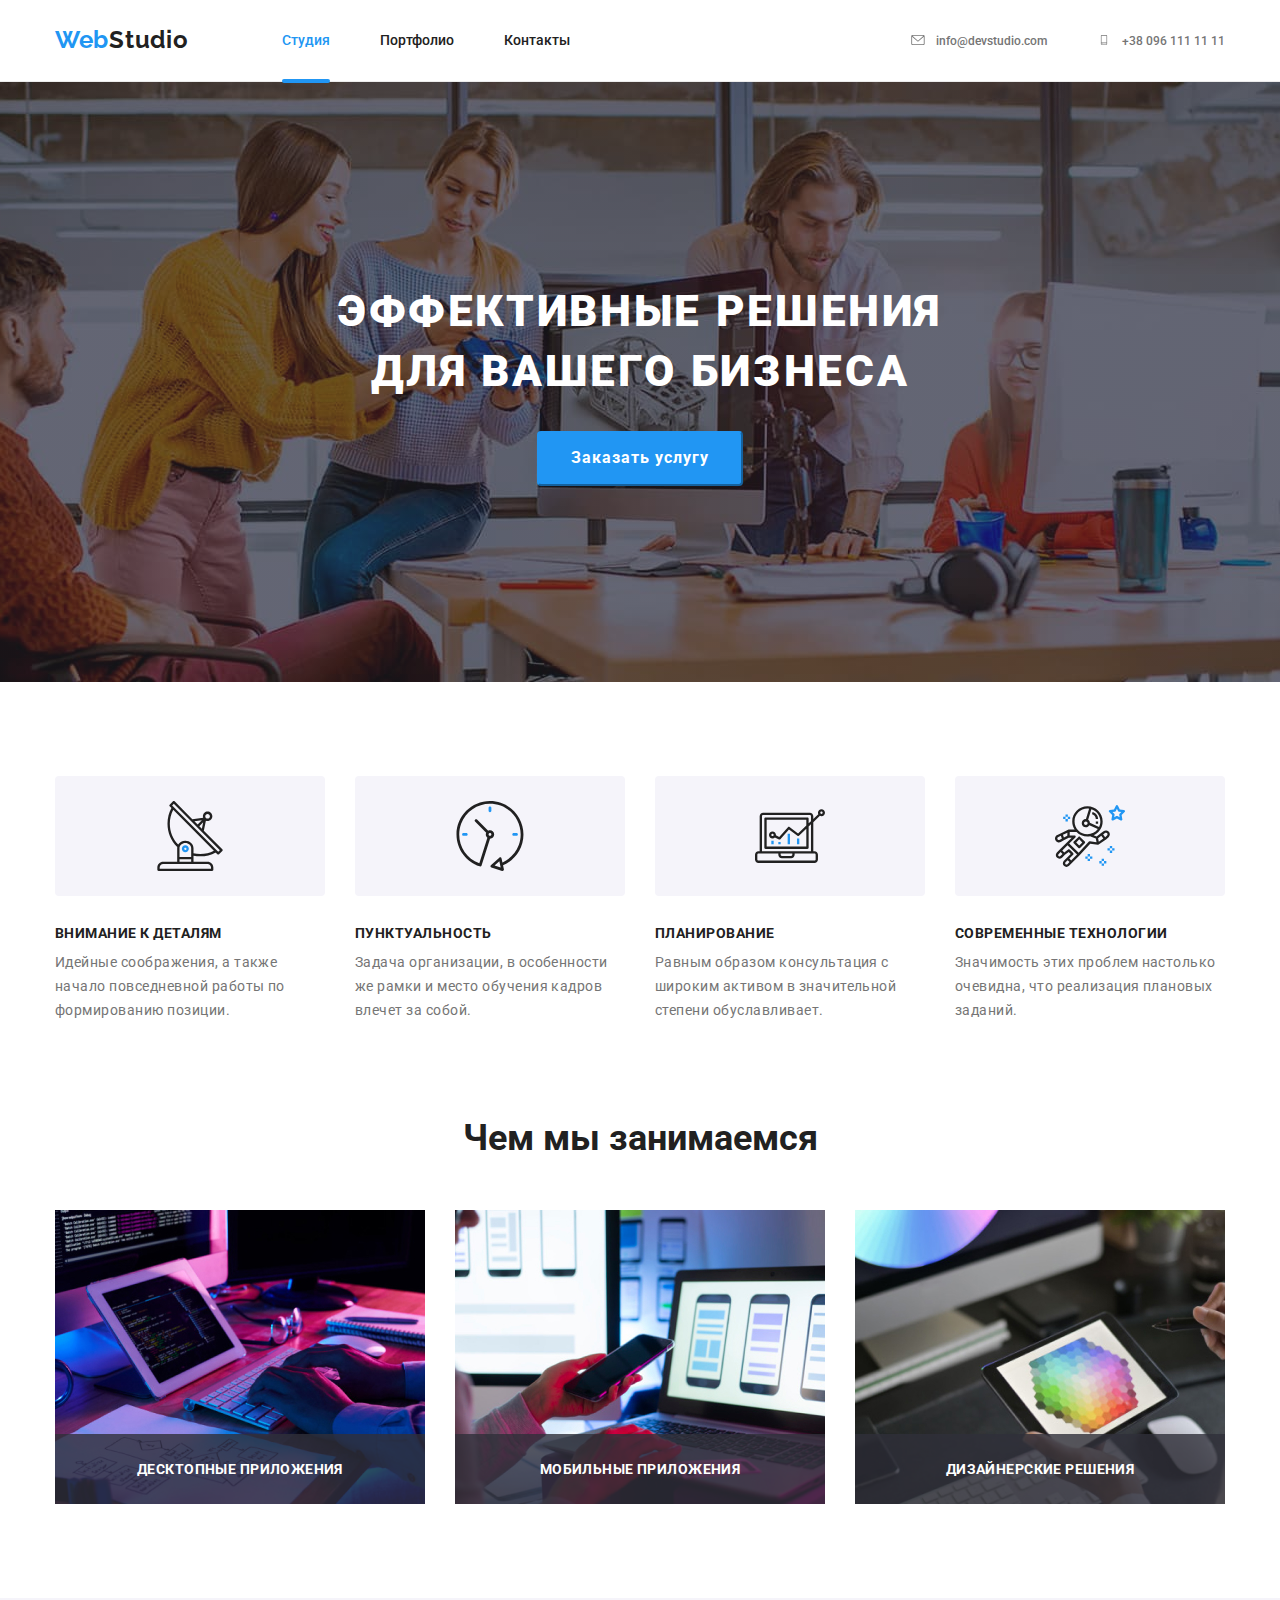
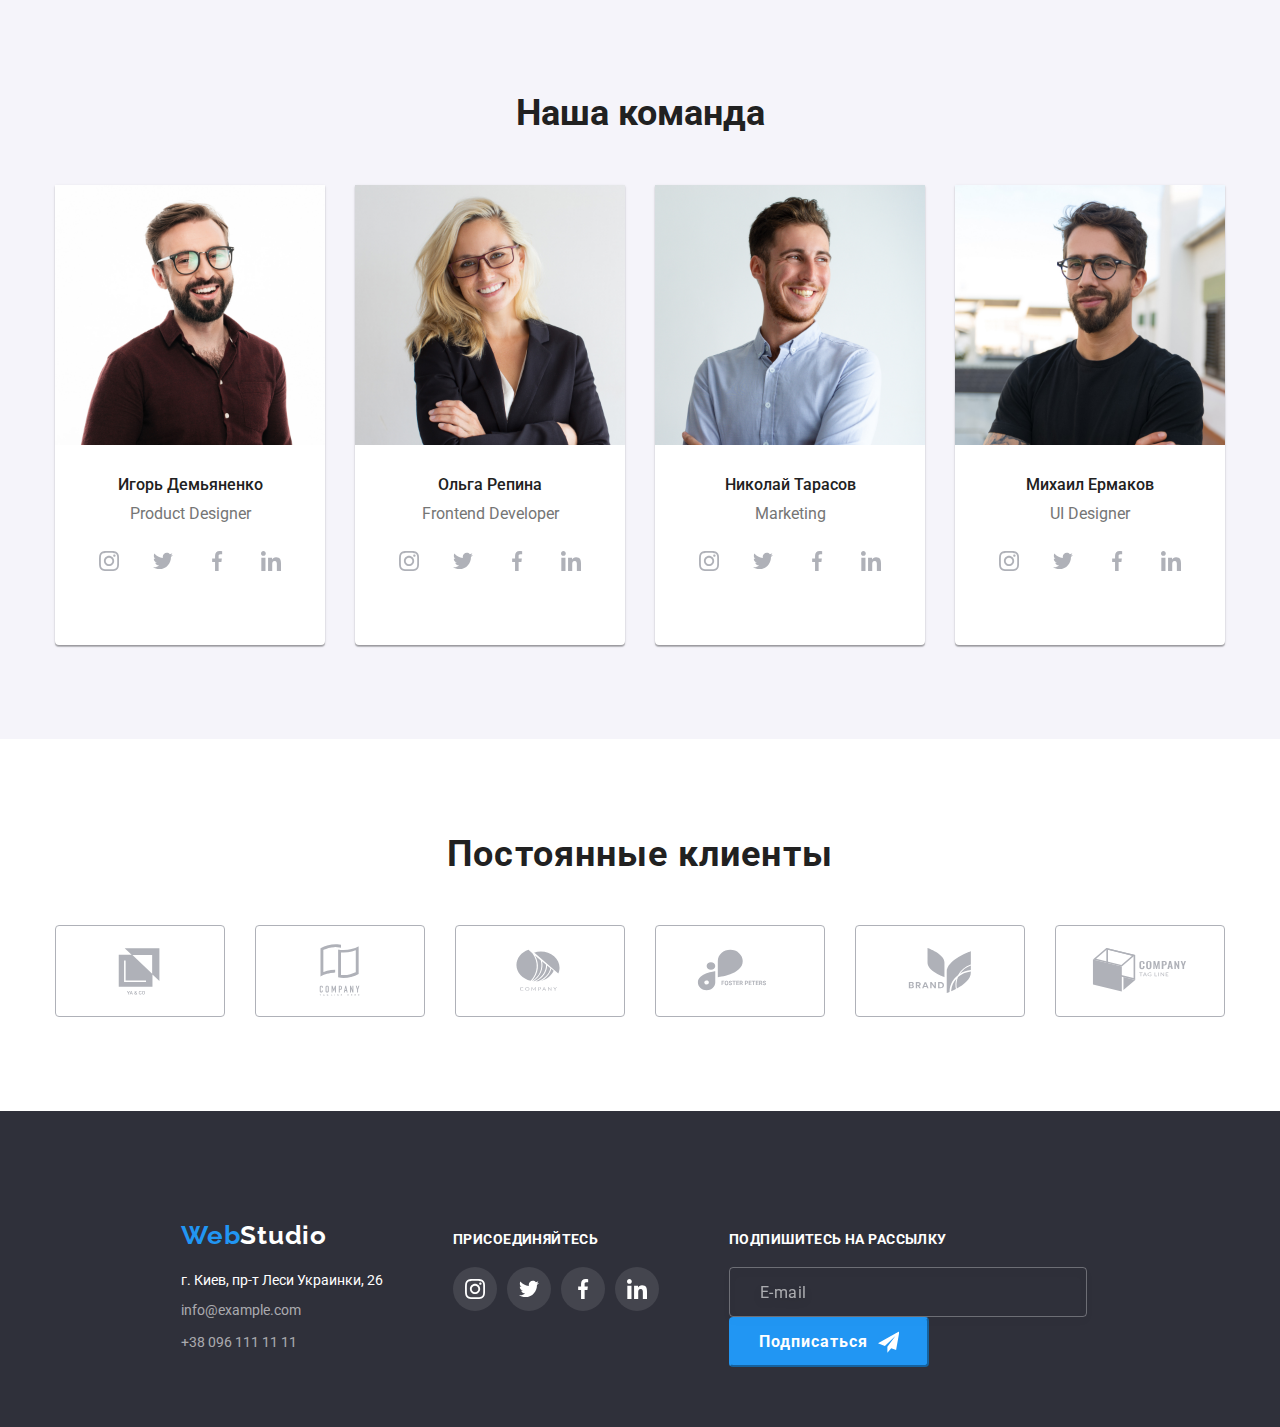
<file: index.html>
<!DOCTYPE html>
<html lang="ru">
  <head>
    <meta charset="UTF-8" />
    <meta http-equiv="X-UA-Compatible" content="IE=edge" />
    <meta name="viewport" content="width=device-width, initial-scale=1.0" />
    <title>WebStudio</title>
    <link
      rel="stylesheet"
      href="https://fonts.googleapis.com/css2?family=Raleway:wght@700&family=Roboto:wght@400;500;700;900&display=swap"
    />
    <link rel="stylesheet" href="./css/main.min.css" />
  </head>
  <body>
    <!--шапка-->
    <header class="header">
      <div class="header__container container">
        <nav class="nav">
          <a href="./index.html" class="logo">
            Web<span class="logo__dark">Studio</span>
          </a>
          <ul class="site-nav">
            <li class="site-nav__item">
              <a
                class="site-nav__link site-nav__link--current"
                href="./index.html"
                >Студия</a
              >
            </li>
            <li class="site-nav__item">
              <a class="site-nav__link" href="./portfolio.html">Портфолио</a>
            </li>
            <li class="site-nav__item">
              <a class="site-nav__link" href="./">Контакты</a>
            </li>
          </ul>
        </nav>

        <ul class="contact">
          <li class="contact__item">
            <a class="contact__link" href="mailto:info@devstudio.com"
              ><svg class="contact__icon" width="16" height="12">
                <use href="./images/icons.svg#icon-mail"></use>
              </svg>
              info@devstudio.com</a
            >
          </li>
          <li class="contact__item contact__item--tel">
            <a class="contact__link" href="tel:+380961111111">
              <svg class="contact__icon" width="11" height="17">
                <use href="./images/icons.svg#icon-phone"></use>
              </svg>
              +38 096 111 11 11</a
            >
          </li>
        </ul>
        <button class="menu-btn" data-menu-button>
          <svg class="menu-btn__icon" width="40" height="40">
            <use
              class="menu-btn__icon-burger"
              href="./images/icons.svg#icon-burger-menu"
            ></use>
          </svg>
        </button>
      </div>
    </header>
    <!--Герой-->
    <main>
      <section class="hero">
        <div class="container">
          <h1 class="hero__title">
            Эффективные решения <br />для вашего бизнеса
          </h1>
          <button class="button" type="button" data-modal-open>
            Заказать услугу
          </button>
        </div>
      </section>

      <!--Особенности-->
      <section class="section">
        <div class="container">
          <h2 class="section-title visually-hidden">Особенности</h2>

          <ul class="features-list">
            <li class="features-list__item">
              <div class="features-list__icon">
                <svg class="icon-features" width="70" height="70">
                  <use href="images/icons.svg#icon-antenna"></use>
                </svg>
              </div>
              <h3 class="features-list__title">Внимание к деталям</h3>
              <p class="features-list__text">
                Идейные соображения, а также начало повседневной работы по
                формированию позиции.
              </p>
            </li>
            <li class="features-list__item">
              <div class="features-list__icon">
                <svg class="icon-features" width="70" height="70">
                  <use href="images/icons.svg#icon-clock"></use>
                </svg>
              </div>
              <h3 class="features-list__title">Пунктуальность</h3>
              <p class="features-list__text">
                Задача организации, в особенности же рамки и место обучения
                кадров влечет за собой.
              </p>
            </li>
            <li class="features-list__item">
              <div class="features-list__icon">
                <svg class="icon-features" width="70" height="70">
                  <use href="images/icons.svg#icon-diagram"></use>
                </svg>
              </div>
              <h3 class="features-list__title">Планирование</h3>
              <p class="features-list__text">
                Равным образом консультация с широким активом в значительной
                степени обуславливает.
              </p>
            </li>
            <li class="features-list__item">
              <div class="features-list__icon">
                <svg class="icon-features" width="70" height="70">
                  <use href="images/icons.svg#icon-astronaut"></use>
                </svg>
              </div>
              <h3 class="features-list__title">Современные технологии</h3>
              <p class="features-list__text">
                Значимость этих проблем настолько очевидна, что реализация
                плановых заданий.
              </p>
            </li>
          </ul>
        </div>
      </section>
      <!--Фото чем мы занимаемся -->
      <section class="functions">
        <div class="container">
          <h2 class="functions__title">Чем мы занимаемся</h2>
          <ul class="functions__list">
            <li class="functions__item">
              <img
                src="./images/img.jpg"
                alt="Верстка"
                width="370"
                height="294"
              />
              <div class="functions__overlay">
                <p class="functions__subtitle">десктопные приложения</p>
              </div>
            </li>
            <li class="functions__item">
              <img
                src="./images/img_1.jpg"
                alt="Веб дизайн"
                width="370"
                height="294"
              />
              <div class="functions__overlay">
                <p class="functions__subtitle">мобильные приложения</p>
              </div>
            </li>
            <li class="functions__item">
              <img
                src="./images/img_2.jpg"
                alt=" Палитра цветов"
                width="370"
                height="294"
              />
              <div class="functions__overlay">
                <p class="functions__subtitle">дизайнерские решения</p>
              </div>
            </li>
          </ul>
        </div>
      </section>
      <!--Наша команда-->
      <section class="teammates section">
        <div class="container">
          <h2 class="teammates__title">Наша команда</h2>
          <ul class="teammates__list">
            <li class="teammates__item">
              <img
                src="./images/img_3.jpg"
                alt="фото дизайнера студии"
                width="270"
                height="260"
              />
              <div class="teammates__info">
                <h3 class="teammates__name">Игорь Демьяненко</h3>
                <p class="teammates__position">Product Designer</p>
                <ul class="socials__list">
                  <li class="socials__item">
                    <a href="#" class="socials__link">
                      <svg class="socials__icon" width="20" height="20">
                        <use href="./images/icons.svg#icon-insta"></use>
                      </svg>
                    </a>
                  </li>
                  <li class="socials__item">
                    <a href="#" class="socials__link">
                      <svg class="socials__icon" width="20" height="20">
                        <use href="./images/icons.svg#icon-twitter"></use>
                      </svg>
                    </a>
                  </li>
                  <li class="socials__item">
                    <a href="#" class="socials__link">
                      <svg class="socials__icon" width="20" height="20">
                        <use href="./images/icons.svg#icon-face"></use>
                      </svg>
                    </a>
                  </li>
                  <li class="socials__item">
                    <a href="#" class="socials__link">
                      <svg class="socials__icon" width="20" height="20">
                        <use href="./images/icons.svg#icon-linkedin"></use>
                      </svg>
                    </a>
                  </li>
                </ul>
              </div>
            </li>
            <li class="teammates__item">
              <img
                src="./images/img_4.jpg"
                alt="фото разработчика студии"
                width="270"
                height="260"
              />
              <div class="teammates__info">
                <h3 class="teammates__name">Ольга Репина</h3>
                <p class="teammates__position">Frontend Developer</p>
                <ul class="socials__list">
                  <li class="socials__item">
                    <a href="#" class="socials__link">
                      <svg class="socials__icon" width="20" height="20">
                        <use href="./images/icons.svg#icon-insta"></use>
                      </svg>
                    </a>
                  </li>
                  <li class="socials__item">
                    <a href="#" class="socials__link">
                      <svg class="socials__icon" width="20" height="20">
                        <use href="./images/icons.svg#icon-twitter"></use>
                      </svg>
                    </a>
                  </li>
                  <li class="socials__item">
                    <a href="#" class="socials__link">
                      <svg class="socials__icon" width="20" height="20">
                        <use href="./images/icons.svg#icon-face"></use>
                      </svg>
                    </a>
                  </li>
                  <li class="socials__item">
                    <a href="#" class="socials__link">
                      <svg class="socials__icon" width="20" height="20">
                        <use href="./images/icons.svg#icon-linkedin"></use>
                      </svg>
                    </a>
                  </li>
                </ul>
              </div>
            </li>
            <li class="teammates__item">
              <img
                src="./images/img_5.jpg"
                alt=" фото маркетолога студии"
                width="270"
                height="260"
              />
              <div class="teammates__info">
                <h3 class="teammates__name">Николай Тарасов</h3>
                <p class="teammates__position">Marketing</p>
                <ul class="socials__list">
                  <li class="socials__item">
                    <a href="#" class="socials__link">
                      <svg class="socials__icon" width="20" height="20">
                        <use href="./images/icons.svg#icon-insta"></use>
                      </svg>
                    </a>
                  </li>
                  <li class="socials__item">
                    <a href="#" class="socials__link">
                      <svg class="socials__icon" width="20" height="20">
                        <use href="./images/icons.svg#icon-twitter"></use>
                      </svg>
                    </a>
                  </li>
                  <li class="socials__item">
                    <a href="#" class="socials__link">
                      <svg class="socials__icon" width="20" height="20">
                        <use href="./images/icons.svg#icon-face"></use>
                      </svg>
                    </a>
                  </li>
                  <li class="socials__item">
                    <a href="#" class="socials__link">
                      <svg class="socials__icon" width="20" height="20">
                        <use href="./images/icons.svg#icon-linkedin"></use>
                      </svg>
                    </a>
                  </li>
                </ul>
              </div>
            </li>
            <li class="teammates__item">
              <img
                src="./images/img_6.jpg"
                alt="фото Михаила Ермакова"
                width="270"
                height="260"
              />
              <div class="teammates__info">
                <h3 class="teammates__name">Михаил Ермаков</h3>
                <p class="teammates__position">UI Designer</p>
                <ul class="socials__list">
                  <li class="socials__item">
                    <a href="#" class="socials__link">
                      <svg class="socials__icon" width="20" height="20">
                        <use href="./images/icons.svg#icon-insta"></use>
                      </svg>
                    </a>
                  </li>
                  <li class="socials__item">
                    <a href="#" class="socials__link">
                      <svg class="socials__icon" width="20" height="20">
                        <use href="./images/icons.svg#icon-twitter"></use>
                      </svg>
                    </a>
                  </li>
                  <li class="socials__item">
                    <a href="#" class="socials__link">
                      <svg class="socials__icon" width="20" height="20">
                        <use href="./images/icons.svg#icon-face"></use>
                      </svg>
                    </a>
                  </li>
                  <li class="socials__item">
                    <a href="#" class="socials__link">
                      <svg class="socials__icon" width="20" height="20">
                        <use href="./images/icons.svg#icon-linkedin"></use>
                      </svg>
                    </a>
                  </li>
                </ul>
              </div>
            </li>
          </ul>
        </div>
      </section>
      <!--Постоянные клиенты-->
      <section class="section">
        <div class="clients container">
          <h2 class="clients__title">Постоянные клиенты</h2>

          <ul class="clients__list">
            <li class="clients__item">
              <a href="#" class="clients__link">
                <svg class="clients__icon" width="106" height="60">
                  <use href="./images/icons.svg#icon-client1"></use>
                </svg>
              </a>
            </li>
            <li class="clients__item">
              <a href="#" class="clients__link">
                <svg class="clients__icon" width="106" height="60">
                  <use href="./images/icons.svg#icon-client2"></use>
                </svg>
              </a>
            </li>
            <li class="clients__item">
              <a href="#" class="clients__link">
                <svg class="clients__icon" width="106" height="60">
                  <use href="./images/icons.svg#icon-client3"></use>
                </svg>
              </a>
            </li>
            <li class="clients__item">
              <a href="#" class="clients__link">
                <svg class="clients__icon" width="106" height="60">
                  <use href="./images/icons.svg#icon-client4"></use>
                </svg>
              </a>
            </li>
            <li class="clients__item">
              <a href="#" class="clients__link">
                <svg class="clients__icon" width="106" height="60">
                  <use href="./images/icons.svg#icon-client5"></use>
                </svg>
              </a>
            </li>
            <li class="clients__item">
              <a href="#" class="clients__link">
                <svg class="clients__icon" width="106" height="60">
                  <use href="./images/icons.svg#icon-client6"></use>
                </svg>
              </a>
            </li>
          </ul>
        </div>
      </section>
    </main>
    <!--Подвал-->
    <footer class="footer">
      <div class="footer__box container">
        <div>
          <a href="./index.html" class="footer__logo logo">
            Web<span class="logo__light">Studio</span>
          </a>
          <address class="footer__address">
            <ul class="footer__list">
              <li>
                <a
                  class="footer__street-link"
                  href="https://bit.ly/3pXMvUd"
                  target="_blank"
                  rel="noopener noreferrer"
                  >г. Киев, пр-т Леси Украинки, 26</a
                >
              </li>
              <li class="footer__item">
                <a class="footer__link" href="mailto:info@devstudio.com"
                  >info@example.com</a
                >
              </li>
              <li class="footer__item">
                <a class="footer__link" href="tel:+380961111111"
                  >+38 096 111 11 11</a
                >
              </li>
            </ul>
          </address>
        </div>
        <div class="footer-call">
          <h3 class="footer-call__title">присоединяйтесь</h3>
          <ul class="footer-call__socials-list">
            <li class="footer-call__socials-item">
              <a href="#" class="footer-call__socials-link">
                <svg class="footer-call__socials-icon" width="20" height="20">
                  <use href="./images/icons.svg#icon-insta"></use>
                </svg>
              </a>
            </li>
            <li class="footer-call__socials-item">
              <a href="#" class="footer-call__socials-link">
                <svg class="footer-call__socials-icon" width="20" height="20">
                  <use href="./images/icons.svg#icon-twitter"></use>
                </svg>
              </a>
            </li>
            <li class="footer-call__socials-item">
              <a href="#" class="footer-call__socials-link">
                <svg class="footer-call__socials-icon" width="20" height="20">
                  <use href="./images/icons.svg#icon-face"></use>
                </svg>
              </a>
            </li>
            <li class="footer-call__socials-item">
              <a href="#" class="footer-call__socials-link">
                <svg class="footer-call__socials-icon" width="20" height="20">
                  <use href="./images/icons.svg#icon-linkedin"></use>
                </svg>
              </a>
            </li>
          </ul>
        </div>
        <div class="footer-call footer-call--form">
          <h3 class="footer-call__title">подпишитесь на рассылку</h3>
          <form class="footer-form">
            <input
              type="email"
              name="user-name"
              class="footer-form__input"
              placeholder="E-mail"
            />

            <button type="submit" class="footer-form__btn">
              Подписаться
              <svg class="footer-form__btn-icon" width="24" height="24">
                <use href="./images/icons.svg#icon-plane"></use>
              </svg>
            </button>
          </form>
        </div>
      </div>
    </footer>
    <!--Модальное окно-->
    <div class="backdrop is-hidden" data-modal>
      <div class="modal">
        <button class="modal__close-btn" type="button" data-modal-close>
          <svg class="modal__close-icon" width="18" height="18">
            <use href="./images/icons.svg#icon-close-modal"></use>
          </svg>
        </button>

        <!--Форма-->

        <strong class="modal__title"
          >Оставьте свои данные, мы вам перезвоним</strong
        >
        <form class="modal-form">
          <label class="modal-form__label">
            Имя
            <input type="text" name="user-name" class="modal-form__input" />
            <svg class="modal-form__icon" width="18" height="18">
              <use href="./images/icons.svg#icon-person-black"></use>
            </svg>
          </label>
          <label class="modal-form__label">
            Телефон
            <input type="tel" name="user-phone" class="modal-form__input" />
            <svg class="modal-form__icon" width="18" height="18">
              <use href="./images/icons.svg#icon-phone-black"></use>
            </svg>
          </label>
          <label class="modal-form__label">
            Почта
            <input type="email" name="user-email" class="modal-form__input" />
            <svg class="modal-form__icon" width="18" height="18">
              <use href="./images/icons.svg#icon-email-black"></use>
            </svg>
          </label>
          <label class="modal-form__label modal-form__label--current">
            Комментарий
            <textarea
              class="modal-form__comment"
              name="user-message"
              rows="5"
              placeholder="введите текст"
            ></textarea>
          </label>

          <label class="modal-form__label-agreement">
            <input
              id="user-checkbox"
              class="modal-form__custom-checkbox visually-hidden"
              type="checkbox"
              name="user-checkbox"
            />
            <span aria-labelledby="user-checkbox" class="modal-form__checkbox">
              <svg class="modal-form__checkbox-icon" width="16" height="15">
                <use href="./images/icons.svg#icon-vector"></use>
              </svg>
            </span>
            Соглашаюсь с рассылкой и принимаю&nbsp;<a
              class="modal-form__agreement-link"
              href="#"
            >
              Условия договора</a
            >
          </label>

          <button class="forma-btn button" type="submit">Отправить</button>
        </form>
      </div>
    </div>

    <!--Мобильное меню-->
    <div class="mobile-menu" data-menu>
      <button class="mobile-menu-btn" data-menu-button>
        <svg class="menu-btn__icon" width="24" height="24">
          <use
            class="menu-btn__icon-close"
            href="./images/icons.svg#icon-close-modal"
          ></use>
        </svg>
      </button>
      <ul class="mobile-menu__nav">
        <li><a href="./index.html">Студия</a></li>
        <li><a href="./portfolio.html">Портфолио</a></li>
        <li><a href="./">Контакты</a></li>
      </ul>
      <ul class="mobile-menu__contacts">
        <li><a href="">+38 096 111 11 11</a></li>
        <li><a href="">info@devstudio.com</a></li>
      </ul>
      <ul class="mobile-menu__socials">
        <li><a href="">Instagram</a></li>
        <li><a href="">Twitter</a></li>
        <li><a href="">Facebook</a></li>
        <li><a href="">LinkedIn</a></li>
      </ul>
    </div>
    <script src="./js/modal.js"></script>
    <script src="./js/menu.js"></script>
  </body>
</html>
</file>
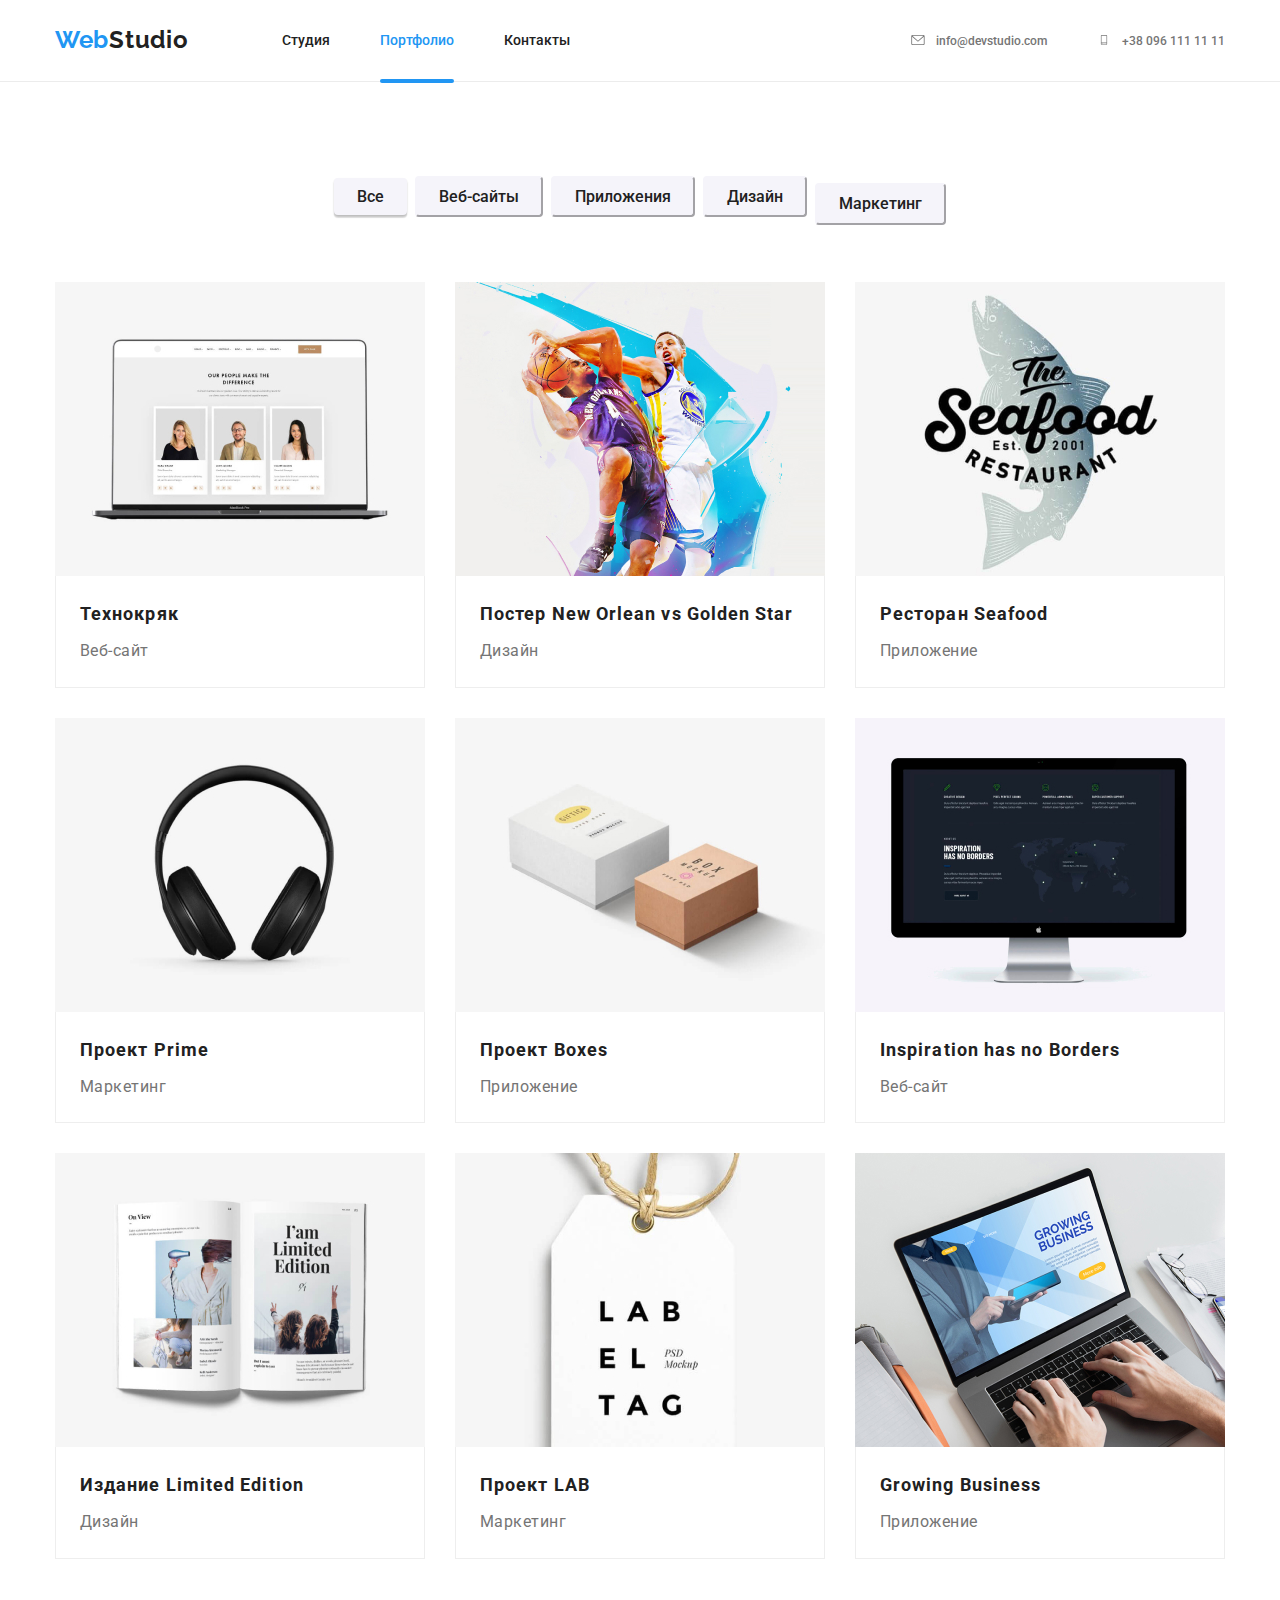
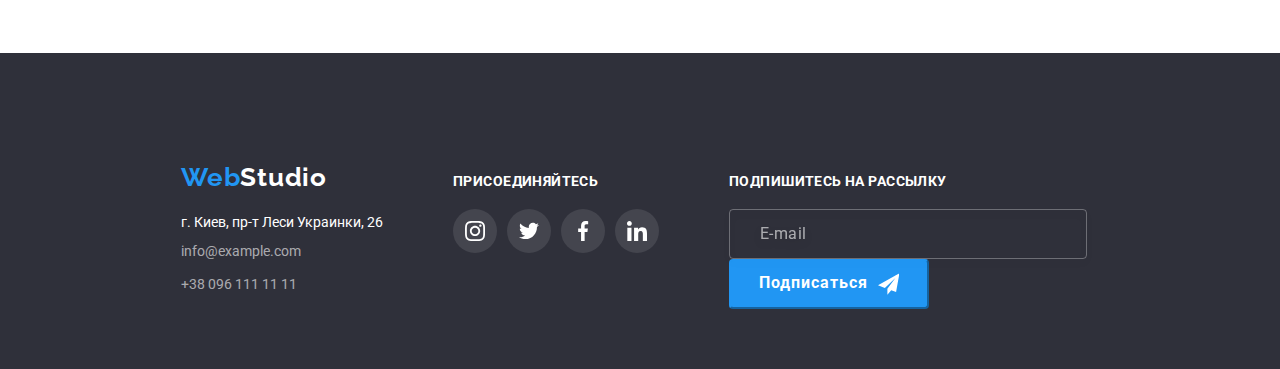
<file: portfolio.html>
<!DOCTYPE html>
<html lang="ru">
  <head>
    <meta charset="UTF-8" />
    <meta http-equiv="X-UA-Compatible" content="IE=edge" />
    <meta name="viewport" content="width=device-width, initial-scale=1.0" />
    <title>WebStudio</title>
    <link
      rel="stylesheet"
      href="https://fonts.googleapis.com/css2?family=Raleway:wght@700&family=Roboto:wght@400;500;700;900&display=swap"
    />
    <link rel="stylesheet" href="./css/main.min.css" />
  </head>

  <body>
    <!--шапка-->
    <header class="header">
      <div class="header__container container">
        <nav class="nav">
          <a href="./index.html" class="logo">
            Web<span class="logo__dark">Studio</span></a
          >
          <ul class="site-nav">
            <li class="site-nav__item">
              <a class="site-nav__link" href="./index.html">Студия</a>
            </li>
            <li class="site-nav__item">
              <a
                class="site-nav__link site-nav__link--current"
                href="./portfolio.html"
                >Портфолио</a
              >
            </li>
            <li class="site-nav__item">
              <a class="site-nav__link" href="./">Контакты</a>
            </li>
          </ul>
        </nav>
        <ul class="contact">
          <li class="contact__item">
            <a class="contact__link" href="mailto:info@devstudio.com"
              ><svg class="contact__icon" width="16" height="12">
                <use href="./images/icons.svg#icon-mail"></use>
              </svg>
              info@devstudio.com</a
            >
          </li>
          <li class="contact__item contact__item--tel">
            <a class="contact__link" href="tel:+380961111111"
              ><svg class="contact__icon" width="11" height="17">
                <use href="./images/icons.svg#icon-phone"></use>
              </svg>
              +38 096 111 11 11</a
            >
          </li>
        </ul>
        <button class="menu-btn" data-menu-button>
          <svg class="menu-btn__icon" width="40" height="40">
            <use
              class="menu-btn__icon-burger"
              href="./images/icons.svg#icon-burger-menu"
            ></use>
          </svg>
        </button>
      </div>
    </header>
    <!-- Портфолио - buttons-->
    <main>
      <section class="section">
        <div class="container">
          <h2 class="visually-hidden">Portfolio</h2>
          <ul class="box-button">
            <li class="box-button__list">
              <button
                type="button"
                class="box-button__key box-button__key-active"
              >
                Все
              </button>
            </li>
            <li class="box-button__list">
              <button type="button" class="box-button__key">Веб-сайты</button>
            </li>
            <li class="box-button__list">
              <button type="button" class="box-button__key">Приложения</button>
            </li>
            <li class="box-button__list">
              <button type="button" class="box-button__key">Дизайн</button>
            </li>
            <li class="box-button__list">
              <button type="button" class="box-button__key">Маркетинг</button>
            </li>
          </ul>
          <!--Галерея фото-->

          <ul class="gallery">
            <li class="gallery__list">
              <a class="gallery__link" href="./imgportfolio/web-site.jpg">
                <div class="gallery__link gallery-overlay">
                  <img
                    src="./imgportfolio/web-site.jpg"
                    alt="страница веб-сайта"
                    width="370"
                  />
                  <p class="overlay-text">
                    Ресурс предлагает комплексные предложения с разным уровнем
                    функционала и сервисов. Все это позволит посетителю получить
                    исчерпывающие сведения о компании или частном лице.
                  </p>
                </div>
                <div class="gallery-comment">
                  <h2 class="gallery-comment__title">Технокряк</h2>
                  <p class="gallery-comment__text">Веб-сайт</p>
                </div>
              </a>
            </li>
            <li class="gallery__list">
              <a class="gallery__link" href="./imgportfolio/poster.jpg">
                <div class="gallery__link gallery-overlay">
                  <img
                    src="./imgportfolio/poster.jpg"
                    alt="спорт постер"
                    width="370"
                  />
                  <p class="overlay-text">
                    Ресурс предлагает комплексные предложения с разным уровнем
                    функционала и сервисов. Все это позволит посетителю получить
                    исчерпывающие сведения о компании или частном лице.
                  </p>
                </div>
                <div class="gallery-comment">
                  <h2 class="gallery-comment__title">
                    Постер New Orlean vs Golden Star
                  </h2>
                  <p class="gallery-comment__text">Дизайн</p>
                </div>
              </a>
            </li>
            <li class="gallery__list">
              <a class="gallery__link" href="./imgportfolio/logo.jpg">
                <div class="gallery__link gallery-overlay">
                  <img
                    src="./imgportfolio/logo.jpg"
                    alt="логотип ресторана"
                    width="370"
                  />
                  <p class="overlay-text">
                    Ресурс предлагает комплексные предложения с разным уровнем
                    функционала и сервисов. Все это позволит посетителю получить
                    исчерпывающие сведения о компании или частном лице.
                  </p>
                </div>
                <div class="gallery-comment">
                  <h2 class="gallery-comment__title">Ресторан Seafood</h2>
                  <p class="gallery-comment__text">Приложение</p>
                </div>
              </a>
            </li>
            <li class="gallery__list">
              <a class="gallery__link" href="./imgportfolio/headphones.jpg">
                <div class="gallery__link gallery-overlay">
                  <img
                    src="./imgportfolio/headphones.jpg"
                    alt="черные наушники"
                    width="370"
                  />
                  <p class="overlay-text">
                    Ресурс предлагает комплексные предложения с разным уровнем
                    функционала и сервисов. Все это позволит посетителю получить
                    исчерпывающие сведения о компании или частном лице.
                  </p>
                </div>
                <div class="gallery-comment">
                  <h2 class="gallery-comment__title">Проект Prime</h2>
                  <p class="gallery-comment__text">Маркетинг</p>
                </div>
              </a>
            </li>
            <li class="gallery__list">
              <a class="gallery__link" href="./imgportfolio/boxes.jpg">
                <div class="gallery__link gallery-overlay">
                  <img
                    src="./imgportfolio/boxes.jpg"
                    alt="коробочки"
                    width="370"
                  />
                  <p class="overlay-text">
                    Ресурс предлагает комплексные предложения с разным уровнем
                    функционала и сервисов. Все это позволит посетителю получить
                    исчерпывающие сведения о компании или частном лице.
                  </p>
                </div>
                <div class="gallery-comment">
                  <h2 class="gallery-comment__title">Проект Boxes</h2>
                  <p class="gallery-comment__text">Приложение</p>
                </div>
              </a>
            </li>
            <li class="gallery__list">
              <a class="gallery__link" href="./imgportfolio/monitor.jpg">
                <div class="gallery__link gallery-overlay">
                  <img
                    src="./imgportfolio/monitor.jpg"
                    alt="монитор"
                    width="370"
                  />
                  <p class="overlay-text">
                    Ресурс предлагает комплексные предложения с разным уровнем
                    функционала и сервисов. Все это позволит посетителю получить
                    исчерпывающие сведения о компании или частном лице.
                  </p>
                </div>
                <div class="gallery-comment">
                  <h2 class="gallery-comment__title">
                    Inspiration has no Borders
                  </h2>
                  <p class="gallery-comment__text">Веб-сайт</p>
                </div>
              </a>
            </li>
            <li class="gallery__list">
              <a class="gallery__link" href="./imgportfolio/magazine.jpg">
                <div class="gallery__link gallery-overlay">
                  <img
                    src="./imgportfolio/magazine.jpg"
                    alt="журнал"
                    width="370"
                  />
                  <p class="overlay-text">
                    Ресурс предлагает комплексные предложения с разным уровнем
                    функционала и сервисов. Все это позволит посетителю получить
                    исчерпывающие сведения о компании или частном лице.
                  </p>
                </div>
                <div class="gallery-comment">
                  <h2 class="gallery-comment__title">
                    Издание Limited Edition
                  </h2>
                  <p class="gallery-comment__text">Дизайн</p>
                </div>
              </a>
            </li>
            <li class="gallery__list">
              <a class="gallery__link" href="./imgportfolio/label-tag.jpg">
                <div class="gallery__link gallery-overlay">
                  <img
                    src="./imgportfolio/label-tag.jpg"
                    alt="макет этикетки"
                    width="370"
                  />
                  <p class="overlay-text">
                    Ресурс предлагает комплексные предложения с разным уровнем
                    функционала и сервисов. Все это позволит посетителю получить
                    исчерпывающие сведения о компании или частном лице.
                  </p>
                </div>
                <div class="gallery-comment">
                  <h2 class="gallery-comment__title">Проект LAB</h2>
                  <p class="gallery-comment__text">Маркетинг</p>
                </div>
              </a>
            </li>
            <li class="gallery__list">
              <a class="gallery__link" href="./imgportfolio/laptop-app.jpg">
                <div class="gallery__link gallery-overlay">
                  <img
                    src="./imgportfolio/laptop-app.jpg"
                    alt="приложение для ноута"
                    width="370"
                  />
                  <p class="overlay-text">
                    Ресурс предлагает комплексные предложения с разным уровнем
                    функционала и сервисов. Все это позволит посетителю получить
                    исчерпывающие сведения о компании или частном лице.
                  </p>
                </div>
                <div class="gallery-comment">
                  <h2 class="gallery-comment__title">Growing Business</h2>
                  <p class="gallery-comment__text">Приложение</p>
                </div>
              </a>
            </li>
          </ul>
        </div>
      </section>
    </main>
    <!--Подвал-->
    <footer class="footer">
      <div class="footer__box container">
        <div>
          <a href="./index.html" class="footer__logo logo">
            Web<span class="logo__light">Studio</span>
          </a>
          <address class="footer__address">
            <ul class="footer__list">
              <li>
                <a
                  class="footer__street-link"
                  href="https://bit.ly/3pXMvUd"
                  target="_blank"
                  rel="noopener noreferrer"
                  >г. Киев, пр-т Леси Украинки, 26</a
                >
              </li>
              <li class="footer__item">
                <a class="footer__link" href="mailto:info@devstudio.com"
                  >info@example.com</a
                >
              </li>
              <li class="footer__item">
                <a class="footer__link" href="tel:+380961111111"
                  >+38 096 111 11 11</a
                >
              </li>
            </ul>
          </address>
        </div>
        <div class="footer-call">
          <h3 class="footer-call__title">присоединяйтесь</h3>
          <ul class="footer-call__socials-list">
            <li class="footer-call__socials-item">
              <a href="#" class="footer-call__socials-link">
                <svg class="footer-call__socials-icon" width="20" height="20">
                  <use href="./images/icons.svg#icon-insta"></use>
                </svg>
              </a>
            </li>
            <li class="footer-call__socials-item">
              <a href="#" class="footer-call__socials-link">
                <svg class="footer-call__socials-icon" width="20" height="20">
                  <use href="./images/icons.svg#icon-twitter"></use>
                </svg>
              </a>
            </li>
            <li class="footer-call__socials-item">
              <a href="#" class="footer-call__socials-link">
                <svg class="footer-call__socials-icon" width="20" height="20">
                  <use href="./images/icons.svg#icon-face"></use>
                </svg>
              </a>
            </li>
            <li class="footer-call__socials-item">
              <a href="#" class="footer-call__socials-link">
                <svg class="footer-call__socials-icon" width="20" height="20">
                  <use href="./images/icons.svg#icon-linkedin"></use>
                </svg>
              </a>
            </li>
          </ul>
        </div>
        <div class="footer-call footer-call--form">
          <h3 class="footer-call__title">подпишитесь на рассылку</h3>
          <form class="footer-form">
            <input
              type="email"
              name="user-name"
              class="footer-form__input"
              placeholder="E-mail"
            />

            <button type="submit" class="footer-form__btn">
              Подписаться
              <svg class="footer-form__btn-icon" width="24" height="24">
                <use href="./images/icons.svg#icon-plane"></use>
              </svg>
            </button>
          </form>
        </div>
      </div>
    </footer>

    <!--Мобильное меню-->
    <div class="mobile-menu" data-menu>
      <button class="mobile-menu-btn" data-menu-button>
        <svg class="menu-btn__icon" width="24" height="24">
          <use
            class="menu-btn__icon-close"
            href="./images/icons.svg#icon-close-modal"
          ></use>
        </svg>
      </button>
      <ul class="mobile-menu__nav">
        <li><a href="./index.html">Студия</a></li>
        <li><a href="./portfolio.html">Портфолио</a></li>
        <li><a href="./">Контакты</a></li>
      </ul>
      <ul class="mobile-menu__contacts">
        <li><a href="">+38 096 111 11 11</a></li>
        <li><a href="">info@devstudio.com</a></li>
      </ul>
      <ul class="mobile-menu__socials">
        <li><a href="">Instagram</a></li>
        <li><a href="">Twitter</a></li>
        <li><a href="">Facebook</a></li>
        <li><a href="">LinkedIn</a></li>
      </ul>
    </div>
    <script src="./js/menu.js"></script>
  </body>
</html>
</file>
<file: css/main.min.css>
:root{--main-font: "Roboto", sans-serif;--secondary-font: "Raleway", sans-serif;--main-text-color: #212121;--secondary-text-color: #757575;--fond-color: #ffffff;--fond-dark-color: #2f303a;--fond-light-color: #f5f4fa;--accent-color: #2196f3;--accent-active-color: #188ce8}/*! modern-normalize v1.1.0 | MIT License | https://github.com/sindresorhus/modern-normalize */*,::before,::after{box-sizing:border-box}html{line-height:1.15;-webkit-text-size-adjust:100%;-moz-tab-size:4;tab-size:4}body{margin:0;font-family:system-ui,-apple-system,"Segoe UI",Roboto,Helvetica,Arial,sans-serif,"Apple Color Emoji","Segoe UI Emoji"}hr{height:0;color:inherit}abbr[title]{text-decoration:underline dotted}b,strong{font-weight:bolder}code,kbd,samp,pre{font-family:ui-monospace, SFMono-Regular, Consolas, 'Liberation Mono', Menlo, monospace;font-size:1em}small{font-size:80%}sub,sup{font-size:75%;line-height:0;position:relative;vertical-align:baseline}sub{bottom:-0.25em}sup{top:-0.5em}table{text-indent:0;border-color:inherit}button,input,optgroup,select,textarea{font-family:inherit;font-size:100%;line-height:1.15;margin:0}button,select{text-transform:none}button,[type='button'],[type='reset'],[type='submit']{-webkit-appearance:button}::-moz-focus-inner{border-style:none;padding:0}:-moz-focusring{outline:1px dotted ButtonText}:-moz-ui-invalid{box-shadow:none}legend{padding:0}progress{vertical-align:baseline}::-webkit-inner-spin-button,::-webkit-outer-spin-button{height:auto}[type='search']{-webkit-appearance:textfield;outline-offset:-2px}::-webkit-search-decoration{-webkit-appearance:none}::-webkit-file-upload-button{-webkit-appearance:button;font:inherit}summary{display:list-item}.menu-btn,.mobile-menu-btn,.features-list__icon,.socials__list,.socials__link,.clients__link,.modal__close-btn,.site-nav__link,.footer-call__socials-link,.footer-form__input::placeholder{display:flex;align-items:center;justify-content:center}.visually-hidden{position:absolute;white-space:nowrap;width:1px;height:1px;overflow:hidden;border:0;padding:0;clip:rect(0 0 0 0);clip-path:inset(50%);margin:-1px}html{box-sizing:border-box}*,*::before,*::after{box-sizing:inherit}body{margin:0;font-family:var(--main-font);color:var(--main-text-color);font-style:normal;background-color:var(--fond-color)}.container{max-width:480px;padding-left:15px;padding-right:15px;margin-left:auto;margin-right:auto}@media screen and (min-width: 768px){.container{max-width:768px}}@media screen and (min-width: 1200px){.container{max-width:1200px}}.section{padding-top:60px;padding-bottom:60px}@media screen and (min-width: 1200px){.section{padding-top:94px;padding-bottom:94px}}a{text-decoration:none;color:currentColor}img{display:block}ul{list-style-type:none;margin:0;padding:0}h1,h2,h3,p{margin:0}.button{border-radius:4px;border-color:var(--accent-color);padding:10px 32px;display:inline-block;min-width:200px;color:var(--fond-color);font-weight:700;font-size:16px;line-height:1.9;background-color:var(--accent-color);cursor:pointer;letter-spacing:0.06em;transition-property:background-color;transition-duration:250ms;transition-timing-function:cubic-bezier(0.4, 0, 0.2, 1)}.button:hover,.button:active{background-color:var(--accent-active-color)}.box-button{display:flex;flex-wrap:wrap;margin-top:0;padding-left:0}@media screen and (min-width: 768px){.box-button{align-items:center;justify-content:center;flex-wrap:nowrap;margin-bottom:50px}}.box-button__list{margin-right:8px;border-radius:4px;margin-bottom:15px}.box-button__list:nth-child(5){margin-right:0}@media screen and (min-width: 768px){.box-button__list:nth-child(5){margin-bottom:0}}.box-button__key-active{padding:6px 22px;min-width:73px;box-shadow:0px 3px 1px rgba(0,0,0,0.1),0px 1px 2px rgba(0,0,0,0.08),0px 2px 2px rgba(0,0,0,0.12);border-radius:4px;border:none;border-color:var(--accent-color);background-color:var(--accent-color);color:var(--fond-color);cursor:pointer;font-size:16px;line-height:1.6;font-weight:500}.box-button__key{padding:6px 22px;border-radius:4px;color:var(--main-text-color);border-color:var(--fond-light-color);background-color:var(--fond-light-color);font-size:16px;line-height:1.6;font-weight:500;cursor:pointer;transition-property:background-color;transition-duration:250ms;transition-timing-function:cubic-bezier(0.4, 0, 0.2, 1)}.box-button__key:hover,.box-button__key:active{color:#ffffff;background-color:var(--accent-color);box-shadow:0px 3px 1px rgba(0,0,0,0.1),0px 1px 2px rgba(0,0,0,0.08),0px 2px 2px rgba(0,0,0,0.12)}.logo{display:inline-block;padding-top:16px;padding-bottom:16px;color:var(--accent-color);font-family:var(--secondary-font);font-weight:700;font-size:24px;line-height:1.2;letter-spacing:0.03em;text-decoration:none}.logo__dark{color:var(--main-text-color)}.logo__light{color:var(--fond-color)}@media screen and (min-width: 768px){.logo{padding-top:26px;padding-bottom:26px}}.menu-btn{width:40px;height:40px;padding:0;border:none;cursor:pointer;background-color:transparent}@media screen and (min-width: 768px){.menu-btn{display:none}}.mobile-menu{position:fixed;top:0;left:0;width:100%;height:100%;background-color:var(--fond-color);padding:48px 40px;transform:translateX(100%);transition:transform 400ms cubic-bezier(0.075, 0.82, 0.165, 1)}.mobile-menu.is-open{transform:translateX(0)}.mobile-menu-btn{position:absolute;width:40px;height:40px;padding:0;border:none;cursor:pointer;background-color:transparent;top:0;right:0}.hero{height:400px;margin-left:auto;margin-right:auto;background-image:linear-gradient(rgba(47,48,58,0.4), rgba(47,48,58,0.4)),url(../images/img-hero.jpg);background-color:#c4c4c4;background-repeat:no-repeat;background-position:center;background-size:cover;max-width:1600px;padding-top:118px;padding-bottom:118px;margin-top:0;text-align:center}@media screen and (min-width: 768px){.hero{max-width:1199px}}@media screen and (min-width: 1200px){.hero{height:600px;max-width:1600px;padding-bottom:200px;padding-top:200px}}.hero__title{margin:0;margin-bottom:30px;font-style:normal;font-weight:900;font-size:26px;line-height:1.62;color:var(--fond-color);text-transform:uppercase;text-align:center;letter-spacing:0.06em}@media screen and (min-width: 1200px){.hero__title{font-size:44px;line-height:1.36}}.features-list{letter-spacing:0.03em;padding-left:0;margin:0}@media screen and (min-width: 768px){.features-list{display:flex;flex-wrap:wrap;margin:-15px}}.features-list__item{width:450px}@media screen and (max-width: 767.98px){.features-list__item{margin-bottom:30px}.features-list__item:last-child{margin-bottom:0}}@media screen and (min-width: 768px){.features-list__item{width:354px;margin:15px}}@media screen and (min-width: 1200px){.features-list__item{width:270px}}.features-list__icon{background-color:#f5f4fa;border-radius:4px;margin-bottom:30px;height:120px;width:100%}.features-list__title{margin-top:0;margin-bottom:10px;color:var(--main-text-color);font-weight:bold;font-size:14px;line-height:1.1;text-transform:uppercase}@media screen and (max-width: 767px){.features-list__title{text-align:center}}.features-list__text{margin-bottom:0px;margin-top:0;font-size:14px;line-height:1.7;color:var(--secondary-text-color)}.functions{padding-bottom:94px;padding-top:0}@media screen and (max-width: 1199.98px){.functions{display:none}}.functions__title{text-align:center;margin-top:0;margin-bottom:50px;font-weight:700;font-size:36px;line-height:1.2;color:var(--main-text-color)}.functions__list{display:flex;padding:0;margin-top:0;margin-bottom:0}.functions__item{display:block;margin-right:30px;position:relative}.functions__item:nth-child(3){margin-right:0}.functions__overlay{display:block;position:absolute;bottom:0;width:100%;height:70px;background-color:rgba(47,48,58,0.8);padding-top:27px;padding-bottom:27px}.functions__subtitle{text-align:center;margin:0;font-weight:700;font-size:14px;line-height:1.17;color:var(--fond-color);text-transform:uppercase;letter-spacing:0.03em}.teammates{background-color:var(--fond-light-color)}.teammates__title{text-align:center;margin:0;margin-bottom:30px;font-weight:700;font-size:28px;line-height:1.2;color:var(--main-text-color)}@media screen and (min-width: 1200px){.teammates__title{margin-bottom:50px;font-size:36px}}.teammates__list{margin:0;text-align:center;padding-left:0}@media screen and (min-width: 768px){.teammates__list{display:flex;flex-wrap:wrap;margin:-15px}}.teammates__item{display:block;width:450px;height:460px;box-shadow:0px 1px 3px rgba(0,0,0,0.12),0px 1px 1px rgba(0,0,0,0.14),0px 2px 1px rgba(0,0,0,0.2);border-radius:0px 0px 4px 4px;background-color:var(--fond-color)}@media screen and (max-width: 767.98px){.teammates__item{margin-bottom:30px}.teammates__item:last-child{margin-bottom:0}}@media screen and (min-width: 768px){.teammates__item{width:354px;margin:15px}}@media screen and (min-width: 1200px){.teammates__item{width:270px}}.teammates__info{padding:30px 16px}@media screen and (min-width: 1200px){.teammates__info{padding:30px 32px}}.teammates__name{margin:0;margin-bottom:10px;font-weight:500;font-size:16px;line-height:1.2;color:var(--main-text-color)}.teammates__position{margin:0;font-size:16px;line-height:1.2;color:var(--secondary-text-color)}.socials__list{margin-top:16px;padding-left:0}.socials__item{display:flex;width:44px;height:44px;margin-right:10px}.socials__item:nth-child(4){margin-right:0}.socials__link{width:100%;height:100%;border-radius:50%;color:var(--fond-color);transition-property:background-color;transition-duration:250ms;transition-timing-function:cubic-bezier(0.4, 0, 0.2, 1)}.socials__link:hover,.socials__link:focus{background-color:var(--accent-color)}.socials__icon{fill:#afb1b8;transition-property:fill;transition-duration:250ms;transition-timing-function:cubic-bezier(0.4, 0, 0.2, 1)}.socials__link:hover .socials__icon,.socials__link:focus .socials__icon{fill:var(--fond-color)}.clients__title{font-weight:700;font-size:28px;line-height:1.17;letter-spacing:0.03em;color:var(--main-text-color);text-align:center;margin-top:0;margin-bottom:30px}@media screen and (min-width: 1200px){.clients__title{font-size:36px;margin-bottom:50px}}.clients__list{display:flex;margin-top:0;margin-bottom:0;padding-left:0;flex-wrap:wrap;margin:-15px}.clients__item{width:210px;height:92px;margin:15px}@media screen and (min-width: 768px){.clients__item{width:226px;flex-wrap:nowrap}}@media screen and (min-width: 1200px){.clients__item{width:170px}}.clients__link{width:100%;height:100%;border:1px solid #afb1b8;border-radius:4px;transition-property:border-color;transition-duration:250ms;transition-timing-function:cubic-bezier(0.4, 0, 0.2, 1)}.clients__item:hover .clients__link,.clients__item:focus .clients__link{border-color:var(--accent-color)}.clients__icon{fill:#afb1b8;transition-property:fill;transition-duration:250ms;transition-timing-function:cubic-bezier(0.4, 0, 0.2, 1)}.clients__link:hover .clients__icon,.clients__link:focus .clients__icon{fill:var(--accent-color)}.backdrop{position:fixed;top:0px;left:0px;width:100%;height:100%;background-color:rgba(0,0,0,0.2);opacity:1;visibility:visible;transition-property:opacity;transition-property:visibility;transition-duration:250ms;transition-timing-function:cubic-bezier(0.4, 0, 0.2, 1)}.backdrop.is-hidden{opacity:0;pointer-events:none;visibility:hidden}.modal{position:absolute;top:50%;left:50%;transform:translate(-50%, -50%);width:450px;height:609px;background-color:#ffffff;box-shadow:0px 1px 3px rgba(0,0,0,0.12),0px 1px 1px rgba(0,0,0,0.14),0px 2px 1px rgba(0,0,0,0.2);border-radius:4px;padding:40px}@media screen and (min-width: 1200px){.modal{width:528px;height:581px}}.modal__close-btn{position:absolute;top:8px;right:8px;padding:0;background-color:var(--fond-color);width:30px;height:30px;border-radius:50%;border:1px solid rgba(0,0,0,0.1);background-color:var(--fond-color)}.modal__close-btn:hover .modal__close-icon,.modal__close-btn:focus .modal__close-icon{fill:var(--accent-color);cursor:pointer}.modal__close-icon{fill:var(--main-text-color);transition-property:fill;transition-duration:250ms;transition-timing-function:cubic-bezier(0.4, 0, 0.2, 1)}.modal__title{display:block;text-align:center;margin-bottom:12px;font-family:Roboto;font-size:20px;font-weight:700;line-height:1.5;letter-spacing:0.03em;color:#212121}@media screen and (min-width: 1200px){.modal__title{line-height:1.15}}.modal-form__label{position:relative;display:flex;flex-direction:column;margin-bottom:10px;font-family:"Roboto";font-weight:400;font-size:12px;line-height:1.17;letter-spacing:0.01em;color:var(--secondary-text-color)}.modal-form__input{width:100%;height:40px;margin-top:4px;padding:11px;padding-left:42px;outline:transparent;border:1px solid rgba(33,33,33,0.2);border-radius:4px;color:var(--main-text-color)}.modal-form__input:focus+.modal-form__icon{fill:var(--accent-color)}.modal-form__input:focus+.modal-form__icon:focus{border-color:var(--accent-color)}.modal-form__icon{position:absolute;bottom:11px;left:12px;fill:#212121}.modal-form__label--current{margin-bottom:20px}.modal-form__comment{display:block;width:100%;height:120px;resize:none;margin-top:4px;border:1px solid rgba(33,33,33,0.2);border-radius:4px;outline:transparent;padding:12px 16px}.modal-form__comment:focus{border-color:var(--accent-color)}.modal-form__comment::placeholder{font-family:"Roboto";font-weight:400;font-size:14px;line-height:1.17;letter-spacing:0.01em;color:rgba(117,117,117,0.5)}.modal-form__label-agreement{font-family:"Roboto";font-weight:400;font-size:12px;line-height:1.16;letter-spacing:0.01em;display:flex;align-items:center;justify-content:center;margin-bottom:30px}@media screen and (min-width: 1200px){.modal-form__label-agreement{font-size:14px;line-height:1.71}}.modal-form__custom-checkbox:focus+.modal-form__checkbox{outline:1px solid var(--accent-color)}.modal-form__checkbox-icon{fill:currentColor;display:flex;align-items:center;justify-content:center}.modal-form__checkbox{margin:0;margin-right:8px;width:16px;height:15px;outline:2px solid var(--main-text-color);outline-offset:-2px;border-radius:2px;color:transparent}.modal-form__custom-checkbox:checked+.modal-form__checkbox{outline-color:var(--accent-color);background-color:var(--accent-color);color:var(--fond-color)}.modal-form__agreement-link{color:var(--accent-color);font-family:"Roboto";font-style:normal;font-weight:400;font-size:12px;line-height:1.16;letter-spacing:0.03em}@media screen and (min-width: 1200px){.modal-form__agreement-link{font-size:14px;line-height:1.71}}.forma-btn{display:block;padding:10px 56px;margin:auto}.gallery{display:flex;flex-wrap:wrap;padding-left:0;margin-top:0;margin-bottom:0}.gallery__list{margin-right:30px;margin-bottom:30px}.gallery__list:nth-child(n+7){margin-bottom:0}.gallery__list:nth-child(3n+3){margin-right:0}.gallery__link{display:block;position:relative;overflow:hidden;transition-property:box-shadow;transition-duration:250ms;transition-timing-function:cubic-bezier(0.4, 0, 0.2, 1)}.gallery__link:hover,.gallery__link:focus{box-shadow:0px 1px 1px rgba(0,0,0,0.12),0px 4px 4px rgba(0,0,0,0.06),1px 4px 6px rgba(0,0,0,0.16)}.overlay-text{position:absolute;top:0;left:0;width:100%;height:100%;padding:63px 24px;background-color:rgba(33,150,243,0.9);transform:translateY(100%);transition-property:transform, box-shadow;transition-duration:250ms;transition-timing-function:cubic-bezier(0.4, 0, 0.2, 1)}.overlay-text{font-family:Roboto;font-weight:400;font-size:18px;line-height:1.56;letter-spacing:0.03em;color:#ffffff}.gallery__link:hover .overlay-text,.gallery__link:focus .overlay-text{transform:translateY(0)}.gallery-comment{padding:20px 24px;border-bottom:1px solid #eeeeee;border-right:1px solid #eeeeee;border-left:1px solid #eeeeee}.gallery-comment__title{margin:0;margin-bottom:4px;font-size:18px;line-height:2;font-weight:700;letter-spacing:0.06em;color:var(--main-text-color)}.gallery-comment__text{margin:0px;font-size:16px;line-height:1.9;font-weight:400;letter-spacing:0.03em;color:var(--secondary-text-color)}li>a{text-decoration:none}.header{border-bottom:1px solid #ececec}.header__container{display:flex;align-items:center}@media screen and (min-width: 480px){.header__container{justify-content:space-between}}.nav{display:flex;align-items:center}.site-nav{display:flex;padding:0;margin:0;text-decoration:none}@media screen and (max-width: 767px){.site-nav{display:none}}@media screen and (min-width: 768px){.site-nav{margin-left:88px}}@media screen and (min-width: 1200px){.site-nav{margin-left:93px}}.site-nav__item{margin-right:50px}.site-nav__item:nth-child(3){margin-right:0}.site-nav__link{text-decoration:none;padding-top:32px;padding-bottom:32px;color:var(--main-text-color);font-size:14px;line-height:1.2;font-weight:500;transition-property:color;transition-duration:250ms;transition-timing-function:cubic-bezier(0.4, 0, 0.2, 1)}.site-nav__link:hover,.site-nav__link:active{color:var(--accent-color)}.site-nav__link--current{color:var(--accent-color);position:relative;transition-property:color;transition-duration:250ms;transition-timing-function:cubic-bezier(0.4, 0, 0.2, 1)}.site-nav__link--current::after{content:"";position:absolute;bottom:-2px;left:0;background:#2196f3;border-radius:2px;height:4px;width:100%}.contact{margin:0;margin-left:auto;padding:0}@media screen and (max-width: 767px){.contact{display:none}}@media screen and (min-width: 1200px){.contact{display:flex}}.contact__item--tel{margin-top:10px}@media screen and (min-width: 1200px){.contact__item--tel{margin-left:50px;margin-top:0}}.contact__link{text-decoration:none;color:var(--secondary-text-color);font-size:12px;line-height:1.2;font-weight:500;transition-property:color;transition-duration:250ms;transition-timing-function:cubic-bezier(0.4, 0, 0.2, 1)}.contact__link:hover,.contact__link:active{color:var(--accent-color)}@media screen and (min-width: 1200px){.contact__link:hover,.contact__link:active{display:flex;align-items:center;justify-content:center;font-size:14px}}.contact__icon{margin-right:10px;fill:var(--secondary-text-color);transition-property:fill;transition-duration:250ms;transition-timing-function:cubic-bezier(0.4, 0, 0.2, 1)}@media screen and (min-width: 768px){.contact__icon{margin-right:8px;width:14px;height:10px}}.contact__link:hover .contact__icon,.contact__link:active .contac__icon{fill:var(--accent-color)}footer{background-color:var(--fond-dark-color);padding-top:60px;padding-bottom:60px}.footer__box{display:block;text-align:center}@media screen and (min-width: 768px){.footer__box{display:flex;flex-wrap:wrap;align-items:baseline;justify-content:space-around}}@media screen and (min-width: 1200px){.footer__box{display:flex;text-align:left;justify-content:center;align-items:baseline}}.footer__logo{display:inline-block;padding:0}@media screen and (min-width: 1200px){.footer__logo{font-size:26px}}.footer__address{margin-top:20px}.footer__list{text-align:center;padding-left:0;margin:0px;margin-right:0}@media screen and (min-width: 1200px){.footer__list{text-align:left}}.footer__street-link{font-style:normal;font-size:14px;line-height:1.2;color:var(--fond-color);text-decoration:none}.footer__item{margin-top:9px}.footer__link{font-style:normal;font-size:14px;line-height:1.7;color:rgba(255,255,255,0.6)}.footer-call{margin-top:60px}@media screen and (min-width: 768px){.footer-call{margin-top:0}}@media screen and (min-width: 1200px){.footer-call{margin-left:70px}}.footer-call--form{margin-top:60px}@media screen and (max-width: 768px) and (max-width: 1199.98px){.footer-call--form{margin-left:0;margin-right:0}}.footer-call__title{margin-top:0;margin-bottom:20px;font-weight:700;font-size:14px;line-height:16px;letter-spacing:0.03em;text-transform:uppercase;color:var(--fond-color)}.footer-call__socials-list{display:flex;align-items:center;justify-content:center;padding-left:0;margin-top:0;margin-bottom:0}.footer-call__socials-item{margin-right:10px;width:44px;height:44px}.footer-call__socials-item:last-child{margin-right:0}.footer-call__socials-link{border-radius:50%;background-color:rgba(255,255,255,0.1);width:100%;height:100%;transition-property:background-color;transition-duration:250ms;transition-timing-function:cubic-bezier(0.4, 0, 0.2, 1)}.footer-call__socials-link:hover,.footer-call__socials-link:focus{background-color:var(--accent-color)}.footer-call__socials-icon{fill:var(--fond-color)}.footer-form__input{display:block;margin:auto;padding:15px;width:358px;height:50px;background-color:transparent;outline:transparent;color:var(--fond-light-color);border:1px solid rgba(255,255,255,0.3);filter:drop-shadow(0px 4px 4px rgba(0,0,0,0.15));border-radius:4px;margin-bottom:20px}@media screen and (min-width: 1200px){.footer-form__input{display:flex;margin-bottom:0;margin-right:12px}}.footer-form__input::placeholder{padding:15px;font-family:"Roboto";font-style:normal;font-weight:400;font-size:16px;line-height:1.25;letter-spacing:0.03em;color:rgba(255,255,255,0.6)}.footer-form__btn{width:200px;height:50px;display:inline-flex;align-items:center;padding:10px 28px;border-radius:4px;border-color:var(--accent-color);color:var(--fond-color);font-weight:700;font-size:16px;line-height:1.9;background-color:var(--accent-color);cursor:pointer;letter-spacing:0.06em}.footer-form__btn-icon{display:inline-block;width:24px;height:24px;margin-left:10px}
/*# sourceMappingURL=main.min.css.map */
</file>
